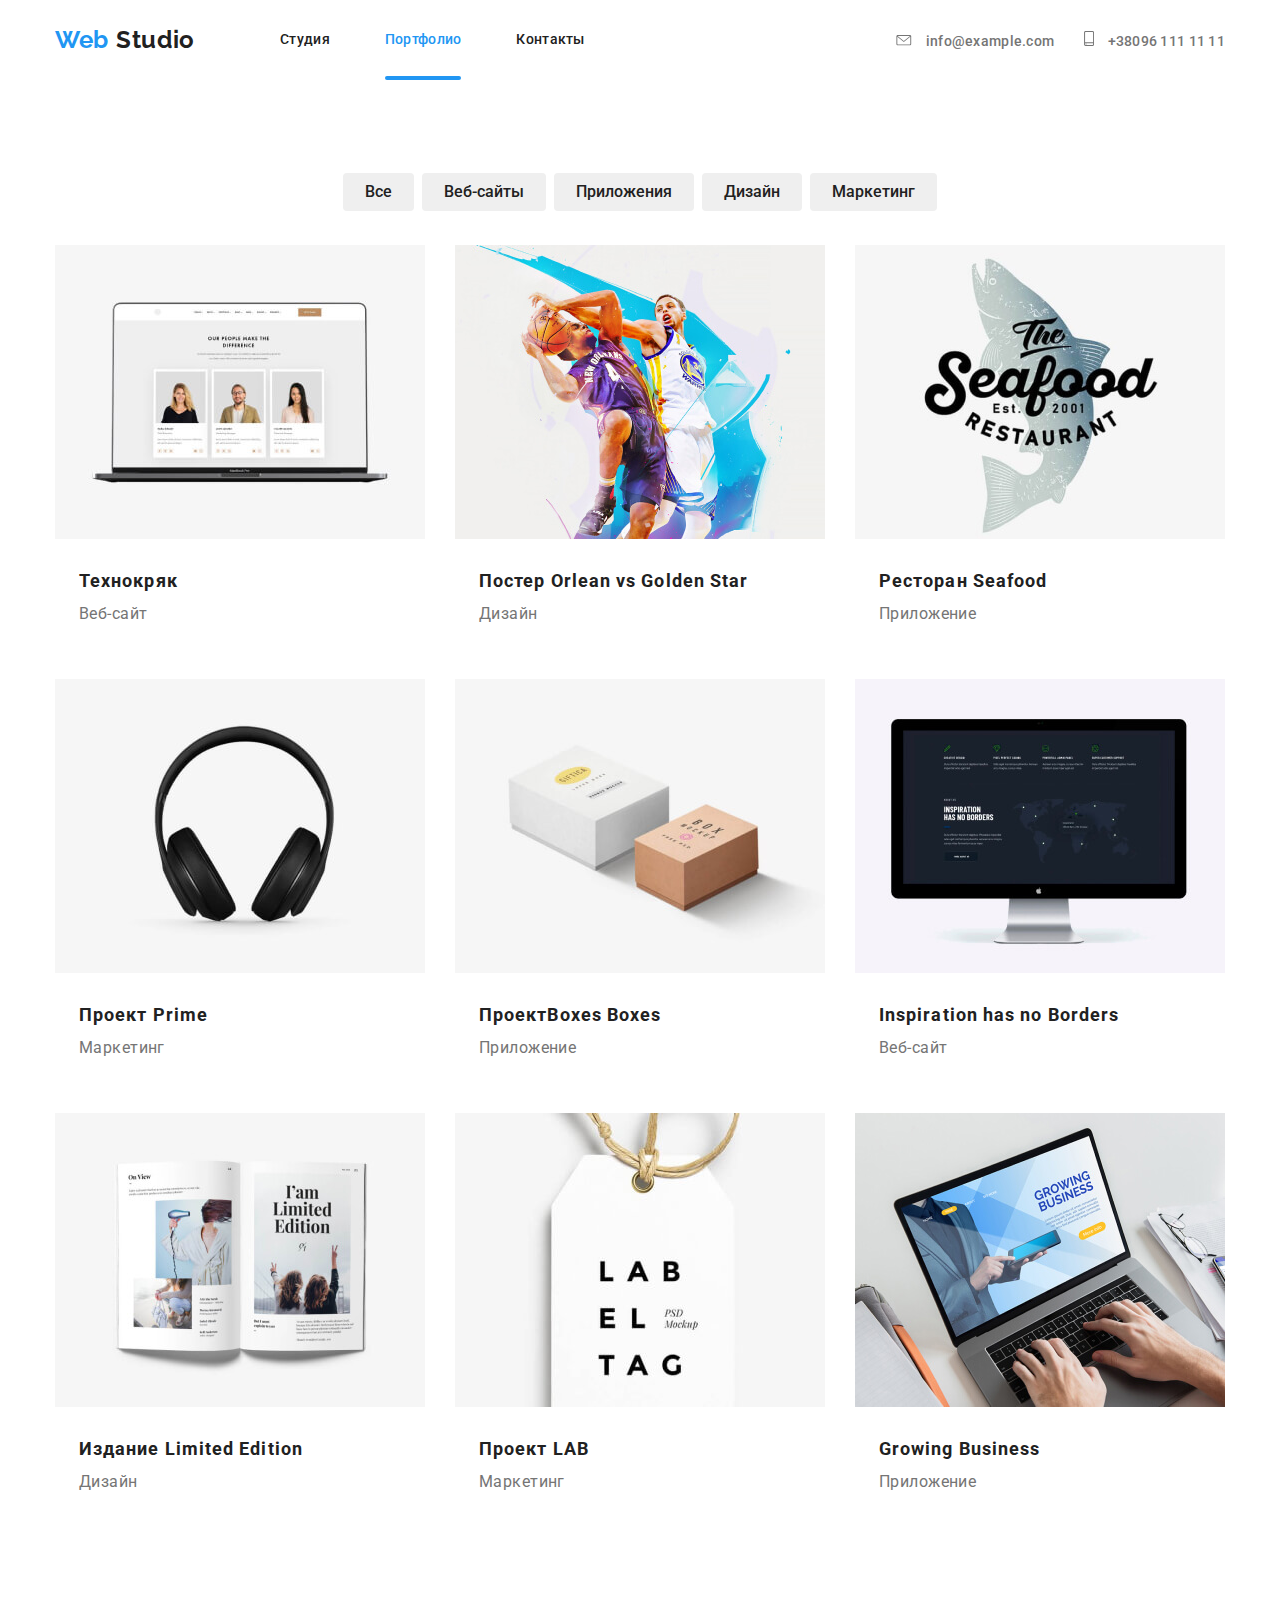
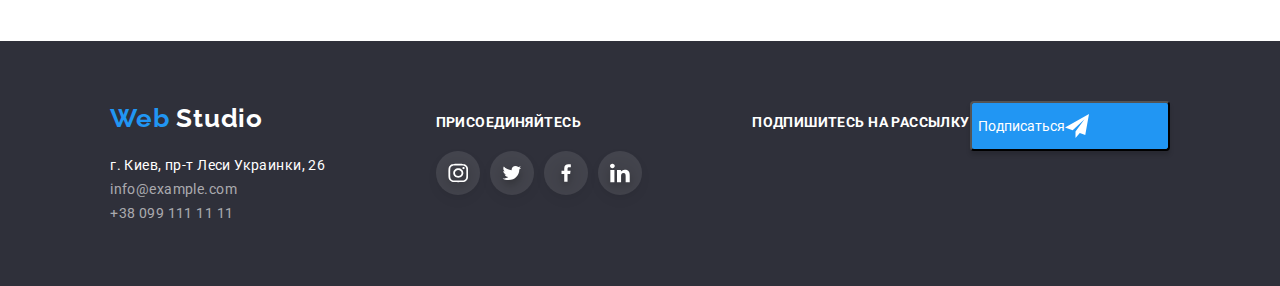
<file: portfolio.html>
<!DOCTYPE html>
<html lang="ru">
  <head>
    <meta charset="UTF-8" />
    <meta name="ViePort" content="Width=device-width,initial-scale=1.0" />
    <title>WebStudio</title>
    <link
      href="https://fonts.googleapis.com/css2?family=Raleway:wght@400;700&family=Roboto:ital,wght@0,400;0,500;0,700;1,400&display=swap"
      rel="stylesheet"
    />
    <link rel="stylesheet" href="normalis.css" />
    <link rel=" stylesheet " href="styles.css" />
  </head>

  <body class="body">
    <header class="header">
      <div class="container">
        <nav class="navigation">
          <a class="logo link" href="./index.html">
            <span class="logo-accent">Web</span> Studio
          </a>
          <ul class="site-nav-list">
            <li class="site-nav-list-item list">
              <a class="site-nav-list-link link" href="./index.html">Студия</a>
            </li>
            <li class="site-nav-list-item portfolio list">
              <a class="site-nav-list-link current link" href="./portfolio.html"
                >Портфолио</a
              >
            </li>
            <li class="site-nav-list-item list">
              <a class="site-nav-list-link link" href="">Контакты</a>
            </li>
          </ul>

          <div class="adress">
            <ul class="address-nav-list">
              <li class="address-nav-list-item list">
                <a
                  class="address-nav-list-link link"
                  href="mailto:info@example.com"
                >
                  <svg class="address-nav-mailto-svg" width="16" height="11">
                    <use href="./imeges/sprite.svg#icon-envelope"></use>
                  </svg>
                  info@example.com
                </a>
              </li>
              <li class="address-nav-list-item list">
                <a class="address-nav-list-link link" href="tel:+380991111111">
                  <svg class="address-nav-telefon-svg" width="10" height="15">
                    <use href="./imeges/sprite.svg#icon-smartphone"></use>
                  </svg>
                  +38096 111 11 11
                </a>
              </li>
            </ul>
          </div>
        </nav>
      </div>
    </header>

    <main>
      <section class="filter section">
        <div class="container">
          <h1 hidden>Наши проэкты</h1>
          <ul class="filter-list">
            <li class="filter-list-item list">
              <button class="filter-list-button">Все</button>
            </li>
            <li class="filter-list-item list">
              <button class="filter-list-button">Веб-сайты</button>
            </li>
            <li class="filter-list-item list">
              <button class="filter-list-button">Приложения</button>
            </li>
            <li class="filter-list-item list">
              <button class="filter-list-button">Дизайн</button>
            </li>
            <li class="filter-list-item list">
              <button class="filter-list-button">Маркетинг</button>
            </li>
          </ul>

          <ul class="filter-project-list">
            <li class="filter-project-list-item list">
              <a class="filter-project link" href="">
                <div class="imeg-overlay">
                  <img
                    src="./imeges/project-1.jpg"
                    alt="компьютер"
                    height="294"
                    width="370"
                  />
                  <p class="filter-project-list-tehnokryak">
                    Технокряк это современная площадка распространения
                    коронавируса. Компании используют эту платформу для
                    цифрового шпионажа и атак на защищённые сервера конкурентов.
                  </p>
                </div>
                <div class="filter-project-desc">
                  <h3 class="filter-title">Технокряк</h3>
                  <p class="filter-project-list-text">
                    Веб-сайт
                  </p>
                </div>
              </a>
            </li>
            <li class="filter-project-list-item list">
              <a class="filter-project link" href="">
                <div class="imeg-overlay">
                  <img
                    src="./imeges/project-2.jpg"
                    alt="Баскетболл"
                    height="294"
                    width="370"
                  />
                  <p class="filter-project-list-tehnokryak">
                    Технокряк это современная площадка распространения
                    коронавируса. Компании используют эту платформу для
                    цифрового шпионажа и атак на защищённые сервера конкурентов.
                  </p>
                </div>
                <div class="filter-project-desc">
                  <h3 class="filter-title">
                    Постер <span lang="en">Orlean vs Golden Star </span>
                  </h3>
                  <p class="filter-project-list-text">
                    Дизайн
                  </p>
                </div>
              </a>
            </li>

            <li class="filter-project-list-item list">
              <a class="filter-project link" href="">
                <div class="imeg-overlay">
                  <img
                    src="./imeges/project-3.jpg"
                    alt="лого компании"
                    height="294"
                    width="370"
                  />
                  <p class="filter-project-list-tehnokryak">
                    Технокряк это современная площадка распространения
                    коронавируса. Компании используют эту платформу для
                    цифрового шпионажа и атак на защищённые сервера конкурентов.
                  </p>
                </div>
                <div class="filter-project-desc">
                  <h3 class="filter-title">Ресторан Seafood</h3>
                  <p class="filter-project-list-text">
                    Приложение
                  </p>
                </div>
              </a>
            </li>
            <li class="filter-project-list-item list">
              <a class="filter-project link" href="">
                <div class="imeg-overlay">
                  <img
                    src="./imeges/project-4.jpg"
                    alt="наушники"
                    height="294"
                    width="370"
                  />
                  <p class="filter-project-list-tehnokryak">
                    Технокряк это современная площадка распространения
                    коронавируса. Компании используют эту платформу для
                    цифрового шпионажа и атак на защищённые сервера конкурентов.
                  </p>
                </div>
                <div class="filter-project-desc">
                  <h3 class="filter-title">
                    Проект <span lang="en">Prime</span>
                  </h3>
                  <p class="filter-project-list-text">
                    Маркетинг
                  </p>
                </div>
              </a>
            </li>
            <li class="filter-project-list-item list">
              <a class="filter-project link" href="">
                <div class="imeg-overlay">
                  <img
                    src="./imeges/project-5.jpg"
                    alt="коробки"
                    height="294"
                    width="370"
                  />
                  <p class="filter-project-list-tehnokryak">
                    Технокряк это современная площадка распространения
                    коронавируса. Компании используют эту платформу для
                    цифрового шпионажа и атак на защищённые сервера конкурентов.
                  </p>
                </div>
                <div class="filter-project-desc">
                  <h3 class="filter-title">
                    Проект<span lang="en">Boxes</span> Boxes
                  </h3>
                  <p class="filter-project-list-text">
                    Приложение
                  </p>
                </div>
              </a>
            </li>
            <li class="filter-project-list-item list">
              <a class="filter-project link" href="">
                <div class="imeg-overlay">
                  <img
                    src="./imeges/project-6.jpg"
                    alt="монитор"
                    height="294"
                    width="370"
                  />
                  <p class="filter-project-list-tehnokryak">
                    Технокряк это современная площадка распространения
                    коронавируса. Компании используют эту платформу для
                    цифрового шпионажа и атак на защищённые сервера конкурентов.
                  </p>
                </div>
                <div class="filter-project-desc">
                  <h3 class="filter-title">
                    <span lang="en"> Inspiration has no Borders</span>
                  </h3>
                  <p class="filter-project-list-text">
                    Веб-сайт
                  </p>
                </div>
              </a>
            </li>
            <li class="filter-project-list-item list">
              <a class="filter-project link" href="">
                <div class="imeg-overlay">
                  <img
                    src="./imeges/project-7.jpg"
                    alt="журнал"
                    height="294"
                    width="370"
                  />
                  <p class="filter-project-list-tehnokryak">
                    Технокряк это современная площадка распространения
                    коронавируса. Компании используют эту платформу для
                    цифрового шпионажа и атак на защищённые сервера конкурентов.
                  </p>
                </div>
                <div class="filter-project-desc">
                  <h3 class="filter-title">
                    Издание <span lang="en">Limited Edition </span>
                  </h3>
                  <p class="filter-project-list-text">
                    Дизайн
                  </p>
                </div>
              </a>
            </li>
            <li class="filter-project-list-item list">
              <a class="filter-project link" href="">
                <div class="imeg-overlay">
                  <img
                    src="./imeges/project-8.jpg"
                    alt="лаб"
                    height="294"
                    width="370"
                  />
                  <p class="filter-project-list-tehnokryak">
                    Технокряк это современная площадка распространения
                    коронавируса. Компании используют эту платформу для
                    цифрового шпионажа и атак на защищённые сервера конкурентов.
                  </p>
                </div>
                <div class="filter-project-desc">
                  <h3 class="filter-title">
                    Проект <span lang="en"> LAB</span>
                  </h3>
                  <p class="filter-project-list-text">
                    Маркетинг
                  </p>
                </div>
              </a>
            </li>
            <li class="filter-project-list-item list">
              <a class="filter-project link" href="">
                <div class="imeg-overlay">
                  <img
                    src="./imeges/project-9.jpg"
                    alt="ноутбук"
                    height="294"
                    width="370"
                  />
                  <p class="filter-project-list-tehnokryak">
                    Технокряк это современная площадка распространения
                    коронавируса. Компании используют эту платформу для
                    цифрового шпионажа и атак на защищённые сервера конкурентов.
                  </p>
                </div>
                <div class="filter-project-desc">
                  <h3 class="filter-title">
                    <span lang="en">Growing Business </span>
                  </h3>
                  <p class="filter-project-list-text">
                    Приложение
                  </p>
                </div>
              </a>
            </li>
          </ul>
        </div>
      </section>
    </main>

    <!-- Футер -->

    <!-- Футер -->
    <footer class="footer">
      <div class="container flex-container">
        <div class="logo-adress">
          <a class="logo-footer link" href="./index.html"
            ><span class="logo-accent-footer">Web </span>Studio</a
          >
          <address>
            <ul class="footer-adress">
              <li class="footer-contacts-item list">
                <a
                  class="adress-footer link"
                  href="https://goo.gl/maps/j82PAnzbgsZSM37J8"
                  target="blanc"
                  >г. Киев, пр-т Леси Украинки, 26</a
                >
              </li>
              <li class="footer-contacts-item list">
                <a class="contacts-footer link" href="mailto:info@example.com"
                  >info@example.com</a
                >
              </li>
              <li class="footer-contacts-item list">
                <a class="contacts-footer link" href="tel:+380991111111"
                  >+38 099 111 11 11</a
                >
              </li>
            </ul>
          </address>
        </div>

        <div class="footer-join">
          <b class="footer-title">Присоединяйтесь</b>
          <ul class="footer-social-links">
            <li class="social-link-item list">
              <a class="social-links link" href=""
                ><svg class="footer-social-svg" width="20" height="20">
                  <use href="./imeges/sprite.svg#icon-instagram"></use>
                </svg>
              </a>
            </li>
            <li class="social-link-item list">
              <a class="social-links link" href=""
                ><svg class="footer-social-svg" width="20" height="20">
                  <use href="./imeges/sprite.svg#icon-twitter"></use>
                </svg>
              </a>
            </li>
            <li class="social-link-item list">
              <a class="social-links link" href=""
                ><svg class="footer-social-svg" width="20" height="20">
                  <use href="./imeges/sprite.svg#icon-facebook"></use>
                </svg>
              </a>
            </li>
            <li class="social-link-item list">
              <a class="social-links link" href=""
                ><svg class="footer-social-svg" width="20" height="20">
                  <use href="./imeges/sprite.svg#icon-linkedin"></use>
                </svg>
              </a>
            </li>
          </ul>
        </div>
        <div class="footer-subskribe">
          <b class="footer-title">Подпишитесь на рассылку</b>
          <button class="footer-subskribe-button">
            Подписаться
            <svg class="footer-subskribe-button-svg" width="24" height="24">
              <use href="./imeges/sprite.svg#icon-icon-send"></use>
            </svg>
          </button>
        </div>
      </div>
    </footer>
  </body>
</html>
</file>
<file: styles.css>
:root {
  --main-font: 'Roboto', sans-serif;
  --secondary-font: 'Raleway', sans-serif;
  --primary-text-color: #212121;
  --title-text-color: #000000;
  --accent-color: #2196f3;
  --primary-white-color: #ffffff;
  --text-color: #757575;
  --social-list-color: #afb1b8;
  --background-footer-color: #2f303a;
}

html {
  box-sizing: border-box;
}
*,
*::before,
*::after {
  box-sizing: inherit;
}
/*Studio*/
.link {
  text-decoration: none;
  display: block;
}
.list {
  list-style: none;
}
.img {
  display: block;
  max-width: 100%;
  height: auto;
}
.section {
  padding-bottom: 94px;
}

ul {
  margin: 0;
  padding: 0;
}
.title {
  margin: 0;
}
h2.title {
  margin-bottom: 50px;
}

h1,
h2 {
  margin: 0;
}
H1,
h2,
h3,
h4 {
  font-weight: 700;
  color: var(--title-main-color);
}

/*Header*/
.header.container {
  display: flex;
}
.site-nav-list-link {
  padding-top: 32px;
  padding-bottom: 32px;
}
.address-nav-list-item:not(:last-child) {
  margin-right: 30px;
}
.adress {
  margin-left: auto;
}
.container {
  padding-left: 15px;
  padding-right: 15px;
  width: 1200px;
  margin-left: auto;
  margin-right: auto;
}
.navigation {
  display: flex;
  align-items: center;
}
.logo {
  font-family: var(--secondary-font);
  font-style: normal;
  font-weight: 700;
  font-size: 24px;
  line-height: 1.16;
  letter-spacing: 0.03em;
  margin-right: 85px;
  color: var(--primary-text-color);
}
.logo-accent {
  color: var(--accent-color);
}
.body {
  font-family: var(--main-font), sans-serif;
  font-style: normal;
  font-weight: 700;
  font-size: 14px;
  line-height: 1.2;
  color: var(--primary-text-color);
  background-color: var(--primary-white-color);
  text-decoration: none;
  letter-spacing: 0.03em;
}

.site-nav-list {
  display: flex;
}
.site-nav-list {
  font-style: normal;
  font-weight: 500;
  font-size: 14px;
  line-height: 1.14;
  letter-spacing: 0.02em;
  list-style: none;
  color: var(--primary-text-color);
}
.site-nav-list-item {
  position: relative;
  /*padding-bottom: 32px;*/
  transition: color 250ms cubic-bezier(0.4, 0, 0.2, 1);
}
.site-nav-list-item:not(:last-child) {
  margin-right: 55px;
}
.site-nav-list-link {
  color: var(--primary-text-color);
}
.site-nav-list-link:hover {
  color: var(--accent-color);
}
.address-nav-list-item .site-nav-list-link:focus {
  color: var(--primary-white-color);
}
.site-nav-list-link:active {
  color: var(--accent-color);
}
.address-nav-list {
  display: flex;
  text-decoration: none;
  align-items: baseline;
  list-style: none;
}
.address-nav-list-link {
  display: flex;
  display: inline-block;
  align-items: center;
  transition: background-color 250ms cubic-bezier(0.4, 0, 0.2, 1);
}
.address-nav-list-link:hover {
  color: var(--accent-color);
}
.address-nav-list-link:focus {
  color: var(--accent-color);
}

.address-nav-telefon-svg {
  fill: #757575;
  display: inline-block;
  width: 10px;
  height: 15px;
  transition: fill 250ms cubic-bezier(0.4, 0, 0.2, 1);
}
.address-nav-mailto-svg {
  fill: #757575;
  display: inline-block;
  width: 16px;
  height: 11px;
  transition: fill 250ms cubic-bezier(0.4, 0, 0.2, 1);
}
.address-nav-list-link:hover .address-nav-mailto-svg {
  fill: var(--accent-color);
}
.address-nav-list-link:focus .address-nav-mailto-svg {
  fill: var(--accent-color);
}
.address-nav-list-link:hover .address-nav-telefon-svg {
  fill: var(--accent-color);
}
.address-nav-list-link:focus .address-nav-telefon-svg {
  fill: var(--accent-color);
}
.address-nav-telefon-svg {
  margin-right: 10px;
}
.address-nav-mailto-svg {
  margin-right: 10px;
}
.current {
  color: var(--accent-color);
}
.address-nav-list-link {
  font-style: normal;
  font-weight: 500;
  font-size: 14px;
  line-height: 1.14;
  letter-spacing: 0.02em;
  color: var(--text-color);
  transition: background-color 250ms cubic-bezier(0.4, 0, 0.2, 1);
}
.address-nav-list-link link.title {
  font-weight: 400;
  font-size: 36px;
  line-height: 1.17;
  text-align: center;
  letter-spacing: 0.03em;
  color: var(--primary-text-color);
}
.site-nav-list-item.studio::after {
  position: absolute;
  left: 0;
  bottom: 0;
  display: block;
  content: '';
  width: 100%;
  height: 4px;
  background: var(--accent-color);
  border-radius: 2px;
}
.site-nav-list-item.portfolio::after {
  position: absolute;
  left: 0;
  bottom: 0;
  display: block;
  content: '';
  width: 100%;
  height: 4px;
  background: var(--accent-color);
  border-radius: 2px;
}
/*Hero*/
.hero {
  padding-top: 200px;
  padding-bottom: 200px;
  background-color: var(--text-color);
  text-align: center;
  margin-left: auto;
  margin-right: auto;
  background-image: linear-gradient(
      to bottom,
      rgba(47, 48, 58, 0.8),
      rgba(47, 48, 58, 0.8)
    ),
    url(../goit-markup-hw-03/imeges/Headerimg.svg);

  background-repeat: no-repeat;
  background-size: cover;
  background-position: center;
}

.hero-title {
  font-family: var(--main-font);
  font-style: normal;
  font-weight: 900;
  font-size: 44px;
  line-height: 1.36;
  margin-bottom: 30px;
  letter-spacing: 0.06em;
  text-transform: uppercase;
  color: var(--primary-white-color);
}

.hero-button {
  background-color: var(--accent-color);
  box-shadow: 0px 4px 4px rgba(0, 0, 0, 0.15);
  border-radius: 4px;
  font-family: var(--main-font);
  font-weight: 700;
  font-size: 16px;
  line-height: 1.86;
  letter-spacing: 0.06em;
  color: var(--primary-white-color);
  border: 0;
  padding: 10px 32px;
}
.title {
  font-family: var(--main-font);
  font-style: normal;
  font-weight: 700;
  font-size: 36px;
  line-height: 1.16;
  text-align: center;
  letter-spacing: 0.03em;
  color: var(--title-text-color);
}

/*ABOUTUS*/
.aboutus-list {
  display: flex;
  list-style: none;
  padding-top: 94px;
  padding-bottom: 47px;
}
.aboutus-list-item:not(:last-child) {
  margin-right: 30px;
}
.aboutus-list-item {
  align-items: center;
  width: 270px;
  justify-content: center;
}
.aboutus-list-item-fon {
  background: #f5f4fa;
  border-radius: 4px;
  width: 270px;
  height: 120px;
  margin: 0;
  padding: 0;
}

.aboutus-list-item-fon {
  display: flex;
  align-items: center;
  justify-content: center;
}

.aboutus-list-item-fon .svg {
  align-items: center;
  margin-left: auto;
  margin-right: auto;
  margin-top: auto;
}
.aboutus-title {
  font-style: normal;
  font-weight: 700;
  font-size: 14px;
  line-height: 1.14;
  letter-spacing: 0.03em;
  text-transform: uppercase;
  color: var(--primary-text-color);
}
.aboutus-text {
  font-style: normal;
  font-weight: 400;
  font-size: 14px;
  line-height: 1.7;
  color: var(--text-color);
}

/*What We do*/
.whatwedo-list {
  display: flex;
  justify-content: center;
}

.whatwedo-section {
  margin-bottom: 94px;
  padding-top: 47px;
  padding-left: 0;
}
.whatwedo-list-item {
  position: relative;
  width: 370px;
}
.whatwedo-list-title {
  position: absolute;
  left: 0;
  bottom: 0;
  background: linear-gradient(
    to bottom,
    rgba(47, 48, 58, 0.8),
    rgba(47, 48, 58, 0.8)
  );
  width: 370px;
  padding-top: 27px;
  padding-bottom: 27px;
  margin: 0;
}
.whatwedo-list {
  list-style: none;
  text-align: center;
}
.whatwedo-list-item:not(:last-child) {
  margin-right: 30px;
}
.whatwedo-list-title {
  font-style: normal;
  font-weight: 700;
  font-size: 14px;
  line-height: 1.14;
  text-align: center;
  text-transform: uppercase;
  color: var(--primary-white-color);
}
/*OURE TEAME*/

.team-list {
  display: flex;
  margin-left: 0;
}
.team-list {
  list-style: none;
}
.team-title {
  font-family: Roboto;
  font-style: normal;
  font-weight: 700;
  font-size: 36px;
  line-height: 42px;
  text-align: center;
  letter-spacing: 0.03em;
  color: var(--primary-text-color);
}
.team-list-title {
  font-family: Roboto;
  font-style: normal;
  font-weight: 500;
  font-size: 16px;
  line-height: 19px;

  text-align: center;
  letter-spacing: 0.03em;

  color: var(--primary-text-color);
}
.team-list-item {
  width: 270px;
  background: #ffffff;
  box-shadow: 0px 2px 1px rgba(0, 0, 0, 0.2), 0px 1px 1px rgba(0, 0, 0, 0.14),
    0px 1px 3px rgba(0, 0, 0, 0.12);
  border-radius: 0px 0px 4px 4px;
}

.team-list-desc {
  font-style: normal;
  font-weight: 400;
  font-size: 16px;
  line-height: 1.19;
  text-align: center;
  color: var(--text-color);
}
.team-list-social {
  display: flex;
  list-style: none;
  text-decoration: none;
  color: var(--social-list-color);
  justify-content: center;
}

.team-list-item:not(:last-child) {
  margin-right: 30px;
}
.team-list-social-item {
  padding-right: 10px;
}
.team-list-social {
  margin-bottom: 24px;
  margin-top: 16px;
  margin-left: 32px;
  margin-right: 32px;
}
.team-list-social-item:hover {
  fill: var(--accent-color);
}

.social-link {
  display: flex;
  justify-content: center;
  align-items: center;
  width: 44px;
  height: 44px;
  border-radius: 50%;
  fill: var(--primary-white-color);
  transition: background-color 250ms cubic-bezier(0.4, 0, 0.2, 1);
}
.social-link-svg {
  fill: #afb1b8;
  transition: fill 250ms cubic-bezier(0.4, 0, 0.2, 1);
}

.social-link:hover,
.social-link:focus,
.social-link:hover .social-link-svg,
.social-link:focus .social-link-svg {
  fill: var(--primary-white-color);
}

.social-link:hover {
  background-color: var(--accent-color);
}
.social-link:hover .social-link-svg {
  fill: var(--primary-white-color);
}
.social-link:focus .social-link-svg {
  fill: var(--primary-white-color);
}

/*Uor Clients*/
.section-client-list {
  display: flex;
  margin-bottom: 94px;
  justify-content: center;
  align-items: center;
  list-style: none;
}

.client-item {
  display: flex;
  justify-content: center;
  align-items: center;
  border: 1px solid #afb1b8;
  box-sizing: border-box;
  border-radius: 4px;

  width: 170px;
  height: 90px;
  transition: border 250ms cubic-bezier(0.4, 0, 0.2, 1);
}
.client-h2 {
  margin-bottom: 50px;
}

.section-client {
  padding-top: 0;
}

.section-client-list-link:hover,
.section-client-list-link:focus {
  color: var(--accent-color);
  fill: var(--accent-color);
}
.section-client-list-link:hover .client-item-svg {
  fill: #ffffff;
}

.client-item:hover,
.client-item:focus {
  color: var(--accent-color);
  fill: var(--accent-color);
}

.client-item-svg {
  fill: #afb1b8;
  align-items: center;
  display: inline-block;
  transition: fill 250ms cubic-bezier(0.4, 0, 0.2, 1);
}
.client-item:hover {
  border: 1px solid var(--accent-color);
}
.client-item:focus {
  border: 1px solid var(--accent-color);
}
.client-item:hover .client-item-svg {
  fill: var(--accent-color);
}

.section-clients-list-link {
  width: 170px;
  height: 90px;
  fill: #afb1b8;
  box-sizing: border-box;
  border-radius: 4px;
  border: 1px solid #afb1b8;
  cursor: pointer;
  display: flex;
  justify-content: center;
  align-items: center;
}
.client-item:not(:last-child) {
  margin-right: 30px;
}

/*PORTFOLIO*/

.filter {
  font-size: var(--main-font);
  text-decoration: none;
  font-style: normal;
  font-weight: 400;
}

.filter-list {
  display: flex;
  justify-content: center;
  margin-bottom: 34px;
  margin-top: 93px;
  flex-grow: 1;
  margin-left: 0;
  list-style: none;
}

.filter-list-button {
  font-family: var(--main-font);
  font-weight: 500;
  font-size: 16px;
  line-height: 1.62;
  text-align: center;
  color: var(--primary-text-color);
  padding: 6px 22px;
  border: none;
  justify-content: center;
  border-radius: 4px;
  transition: background-color 250ms cubic-bezier(0.4, 0, 0.2, 1);
}

.filter-list-item:not(:last-child) {
  margin-right: 8px;
}
.filter-list-item {
  margin: 0;
}
.filter-list-item:focus .filter-list-button {
  background-color: var(--accent-color);
  box-shadow: 0px 2px 2px rgba(0, 0, 0, 0.12), 0px 1px 2px rgba(0, 0, 0, 0.08),
    0px 3px 1px rgba(0, 0, 0, 0.1);
  border-radius: 4px;
  color: var(--primary-white-color);
}
.filter-list-item:hover .filter-list-button {
  background-color: #2196f3;
  box-shadow: 0px 2px 2px rgba(0, 0, 0, 0.12), 0px 1px 2px rgba(0, 0, 0, 0.08),
    0px 3px 1px rgba(0, 0, 0, 0.1);
  border-radius: 4px;
  color: var(--primary-white-color);
}
.filter-project-desc {
  padding-left: 24px;
  padding-right: 24px;
  padding-top: 20px;
  padding-bottom: 20px;
}
.filter-project-list {
  list-style: none;
  display: flex;
}
.filter-project-list-item:focus {
  background: #ffffff;
  border: 1px solid #eeeeee;
  box-sizing: border-box;
}
.filter-project-list-item:hover {
  background: #ffffff;
  border: 1px solid #eeeeee;
  box-sizing: border-box;
  box-shadow: 0px 2px 2px rgba(0, 0, 0, 0.12), 0px 1px 2px rgba(0, 0, 0, 0.08),
    0px 3px 1px rgba(0, 0, 0, 0.1);
  border-radius: 4px;
}
.filter-title {
  font-family: var(--main-font);
  font-weight: 700;
  font-size: 18px;
  line-height: 2;
  letter-spacing: 0.06em;
  margin: 0;
  color: var(--primary-text-color);
}
.filter-project-list-text {
  text-decoration: none;
  font-family: var(--main-font);
  font-style: normal;
  font-weight: 400;
  font-size: 16px;
  line-height: 1.9;
  color: var(--text-color);
  margin: 0;
}
.filter-project-list {
  overflow: hidden;
}

.imeg-overlay {
  position: relative;
  width: 100%;
  overflow: hidden;
}

.filter-project-list-tehnokryak {
  background-color: var(--accent-color);
  font-family: var(--main-font);
  font-style: normal;
  font-weight: 400;
  font-size: 18px;
  line-height: 1.6;
  color: var(--primary-white-color);
  text-align: left;
  padding-top: 63px;
  padding-bottom: 63px;
  padding-left: 24px;
  padding-right: 24px;
  margin: 0;
}

.filter-project-list-tehnokryak {
  position: absolute;
  top: 100%;
  left: 0;
  width: 100%;
  height: 100%;
  background: rgba(33, 150, 243, 0.9);
  transition: top 250ms cubic-bezier(0.4, 0, 0.2, 1);
}

.filter-project:hover .filter-project-list-tehnokryak {
  opacity: 1;
  overflow: visible;
  top: 0;
  /*transform: translateY(-100%);*/
}

.filter-project-list {
  display: flex;
  flex-wrap: wrap;
}
.filter-project-list-item {
  width: 370px;
  margin-right: 30px;
  margin-bottom: 30px;
  transition: box-shadow 250ms cubic-bezier(0.4, 0, 0.2, 1);
}
.filter-project-list-item:nth-child(3n) {
  margin-right: 0;
}
.filter-project-list-item:not(:nth-last-child(-n + 3)) {
  margin-bottom: 30px;
}
/*FOOTER*/
.footer {
  background-color: #2f303a;
  color: var(--light-text-color);
  padding-top: 60px;
  padding-bottom: 60px;
}
.flex-container {
  display: flex;
  justify-content: space-around;
  align-items: baseline;
}
.footer-social-links {
  display: flex;
  width: 206px;
  height: 44px;
}
.social-link-item:not(:last-child) {
  margin-right: 10px;
}

.social-link-item {
  width: 44px;
  height: 44px;
  filter: drop-shadow(0px 4px 4px rgba(0, 0, 0, 0.25));
}
.logo-footer {
  font-family: var(--secondary-font);
  font-weight: 700;
  font-size: 26px;
  line-height: 31px;
  letter-spacing: 0.03em;
  color: var(--primary-white-color);
  margin-bottom: 20px;
  margin-right: 0;
}
.logo-footer span {
  color: var(--accent-color);
}
.logo-footer:focus {
  color: var(--accent-color);
}
.adress-footer {
  font-family: var(--main-font);
  font-style: normal;
  font-weight: 400;
  font-size: 14px;
  line-height: 1.714;
  letter-spacing: 0.03em;
  color: var(--primary-white-color);
}
.contacts-footer {
  font-family: var(--main-font);
  font-style: normal;
  font-weight: 400;
  font-size: 14px;
  line-height: 1.71;
  letter-spacing: 0.03em;
  color: rgba(255, 255, 255, 0.6);
}
.footer-title {
  display: block;
  font-family: var(--main-font);
  font-weight: 700;
  font-size: 14px;
  line-height: 1.14;
  letter-spacing: 0.03em;
  text-transform: uppercase;
  color: var(--primary-white-color);
  margin-bottom: 20px;
}
.footer-adress {
  width: 230px;
}
.footer-join {
  width: 206px;
}
.logo-adress {
  width: 215px;
}
.footer-subskribe {
  display: flex;
  align-items: flex-end;
}
.footer-email-input {
  width: 358px;
  height: 50px;
  border: 1px solid rgba(255, 255, 255, 0.3);
}
.footer-input-list {
  display: flex;
  justify-content: space-around;
  align-items: baseline;
}

.footer-subskribe-button {
  display: flex;
  width: 200px;
  height: 50px;
  background: #2196f3;
  box-shadow: 0px 4px 4px rgba(0, 0, 0, 0.15);
  border-radius: 4px;
  color: var(--primary-white-color);
  align-items: center;
}
.footer-subskribe-button-svg {
  fill: var(--primary-white-color);
}
.footer-social-svg {
  fill: var(--primary-white-color);
  transition: fill 250ms cubic-bezier(0.4, 0, 0.2, 1);
}
.social-links {
  width: 44px;
  height: 44px;
  filter: drop-shadow(0px 4px 4px rgba(0, 0, 0, 0.25));
  border-radius: 50%;
  align-items: center;
  display: flex;
  justify-content: center;
  background: rgba(255, 255, 255, 0.1);
  transition: background-color 250ms cubic-bezier(0.4, 0, 0.2, 1);
}
.social-links:focus {
  background-color: var(--accent-color);
}
.social-links:hover {
  background-color: var(--accent-color);
}
</file>
<file: normalis.css>
/*! normalize.css v8.0.1 | MIT License | github.com/necolas/normalize.css */

/* Document
   ========================================================================== */

/**
 * 1. Correct the line height in all browsers.
 * 2. Prevent adjustments of font size after orientation changes in iOS.
 */

html {
  line-height: 1.15; /* 1 */
  -webkit-text-size-adjust: 100%; /* 2 */
}

/* Sections
     ========================================================================== */

/**
   * Remove the margin in all browsers.
   */

body {
  margin: 0;
}

/**
   * Render the `main` element consistently in IE.
   */

main {
  display: block;
}

/**
   * Correct the font size and margin on `h1` elements within `section` and
   * `article` contexts in Chrome, Firefox, and Safari.
   */

h1 {
  font-size: 2em;
  margin: 0.67em 0;
}

/* Grouping content
     ========================================================================== */

/**
   * 1. Add the correct box sizing in Firefox.
   * 2. Show the overflow in Edge and IE.
   */

hr {
  box-sizing: content-box; /* 1 */
  height: 0; /* 1 */
  overflow: visible; /* 2 */
}

/**
   * 1. Correct the inheritance and scaling of font size in all browsers.
   * 2. Correct the odd `em` font sizing in all browsers.
   */

pre {
  font-family: monospace, monospace; /* 1 */
  font-size: 1em; /* 2 */
}

/* Text-level semantics
     ========================================================================== */

/**
   * Remove the gray background on active links in IE 10.
   */

a {
  background-color: transparent;
}

/**
   * 1. Remove the bottom border in Chrome 57-
   * 2. Add the correct text decoration in Chrome, Edge, IE, Opera, and Safari.
   */

abbr[title] {
  border-bottom: none; /* 1 */
  text-decoration: underline; /* 2 */
  text-decoration: underline dotted; /* 2 */
}

/**
   * Add the correct font weight in Chrome, Edge, and Safari.
   */

b,
strong {
  font-weight: bolder;
}

/**
   * 1. Correct the inheritance and scaling of font size in all browsers.
   * 2. Correct the odd `em` font sizing in all browsers.
   */

code,
kbd,
samp {
  font-family: monospace, monospace; /* 1 */
  font-size: 1em; /* 2 */
}

/**
   * Add the correct font size in all browsers.
   */

small {
  font-size: 80%;
}

/**
   * Prevent `sub` and `sup` elements from affecting the line height in
   * all browsers.
   */

sub,
sup {
  font-size: 75%;
  line-height: 0;
  position: relative;
  vertical-align: baseline;
}

sub {
  bottom: -0.25em;
}

sup {
  top: -0.5em;
}

/* Embedded content
     ========================================================================== */

/**
   * Remove the border on images inside links in IE 10.
   */

img {
  border-style: none;
}

/* Forms
     ========================================================================== */

/**
   * 1. Change the font styles in all browsers.
   * 2. Remove the margin in Firefox and Safari.
   */

button,
input,
optgroup,
select,
textarea {
  font-family: inherit; /* 1 */
  font-size: 100%; /* 1 */
  line-height: 1.15; /* 1 */
  margin: 0; /* 2 */
}

/**
   * Show the overflow in IE.
   * 1. Show the overflow in Edge.
   */

button,
input {
  /* 1 */
  overflow: visible;
}

/**
   * Remove the inheritance of text transform in Edge, Firefox, and IE.
   * 1. Remove the inheritance of text transform in Firefox.
   */

button,
select {
  /* 1 */
  text-transform: none;
}

/**
   * Correct the inability to style clickable types in iOS and Safari.
   */

button,
[type='button'],
[type='reset'],
[type='submit'] {
  -webkit-appearance: button;
}

/**
   * Remove the inner border and padding in Firefox.
   */

button::-moz-focus-inner,
[type='button']::-moz-focus-inner,
[type='reset']::-moz-focus-inner,
[type='submit']::-moz-focus-inner {
  border-style: none;
  padding: 0;
}

/**
   * Restore the focus styles unset by the previous rule.
   */

button:-moz-focusring,
[type='button']:-moz-focusring,
[type='reset']:-moz-focusring,
[type='submit']:-moz-focusring {
  outline: 1px dotted ButtonText;
}

/**
   * Correct the padding in Firefox.
   */

fieldset {
  padding: 0.35em 0.75em 0.625em;
}

/**
   * 1. Correct the text wrapping in Edge and IE.
   * 2. Correct the color inheritance from `fieldset` elements in IE.
   * 3. Remove the padding so developers are not caught out when they zero out
   *    `fieldset` elements in all browsers.
   */

legend {
  box-sizing: border-box; /* 1 */
  color: inherit; /* 2 */
  display: table; /* 1 */
  max-width: 100%; /* 1 */
  padding: 0; /* 3 */
  white-space: normal; /* 1 */
}

/**
   * Add the correct vertical alignment in Chrome, Firefox, and Opera.
   */

progress {
  vertical-align: baseline;
}

/**
   * Remove the default vertical scrollbar in IE 10+.
   */

textarea {
  overflow: auto;
}

/**
   * 1. Add the correct box sizing in IE 10.
   * 2. Remove the padding in IE 10.
   */

[type='checkbox'],
[type='radio'] {
  box-sizing: border-box; /* 1 */
  padding: 0; /* 2 */
}

/**
   * Correct the cursor style of increment and decrement buttons in Chrome.
   */

[type='number']::-webkit-inner-spin-button,
[type='number']::-webkit-outer-spin-button {
  height: auto;
}

/**
   * 1. Correct the odd appearance in Chrome and Safari.
   * 2. Correct the outline style in Safari.
   */

[type='search'] {
  -webkit-appearance: textfield; /* 1 */
  outline-offset: -2px; /* 2 */
}

/**
   * Remove the inner padding in Chrome and Safari on macOS.
   */

[type='search']::-webkit-search-decoration {
  -webkit-appearance: none;
}

/**
   * 1. Correct the inability to style clickable types in iOS and Safari.
   * 2. Change font properties to `inherit` in Safari.
   */

::-webkit-file-upload-button {
  -webkit-appearance: button; /* 1 */
  font: inherit; /* 2 */
}

/* Interactive
     ========================================================================== */

/*
   * Add the correct display in Edge, IE 10+, and Firefox.
   */

details {
  display: block;
}

/*
   * Add the correct display in all browsers.
   */

summary {
  display: list-item;
}

/* Misc
     ========================================================================== */

/**
   * Add the correct display in IE 10+.
   */

template {
  display: none;
}

/**
   * Add the correct display in IE 10.
   */

[hidden] {
  display: none;
}
</file>
